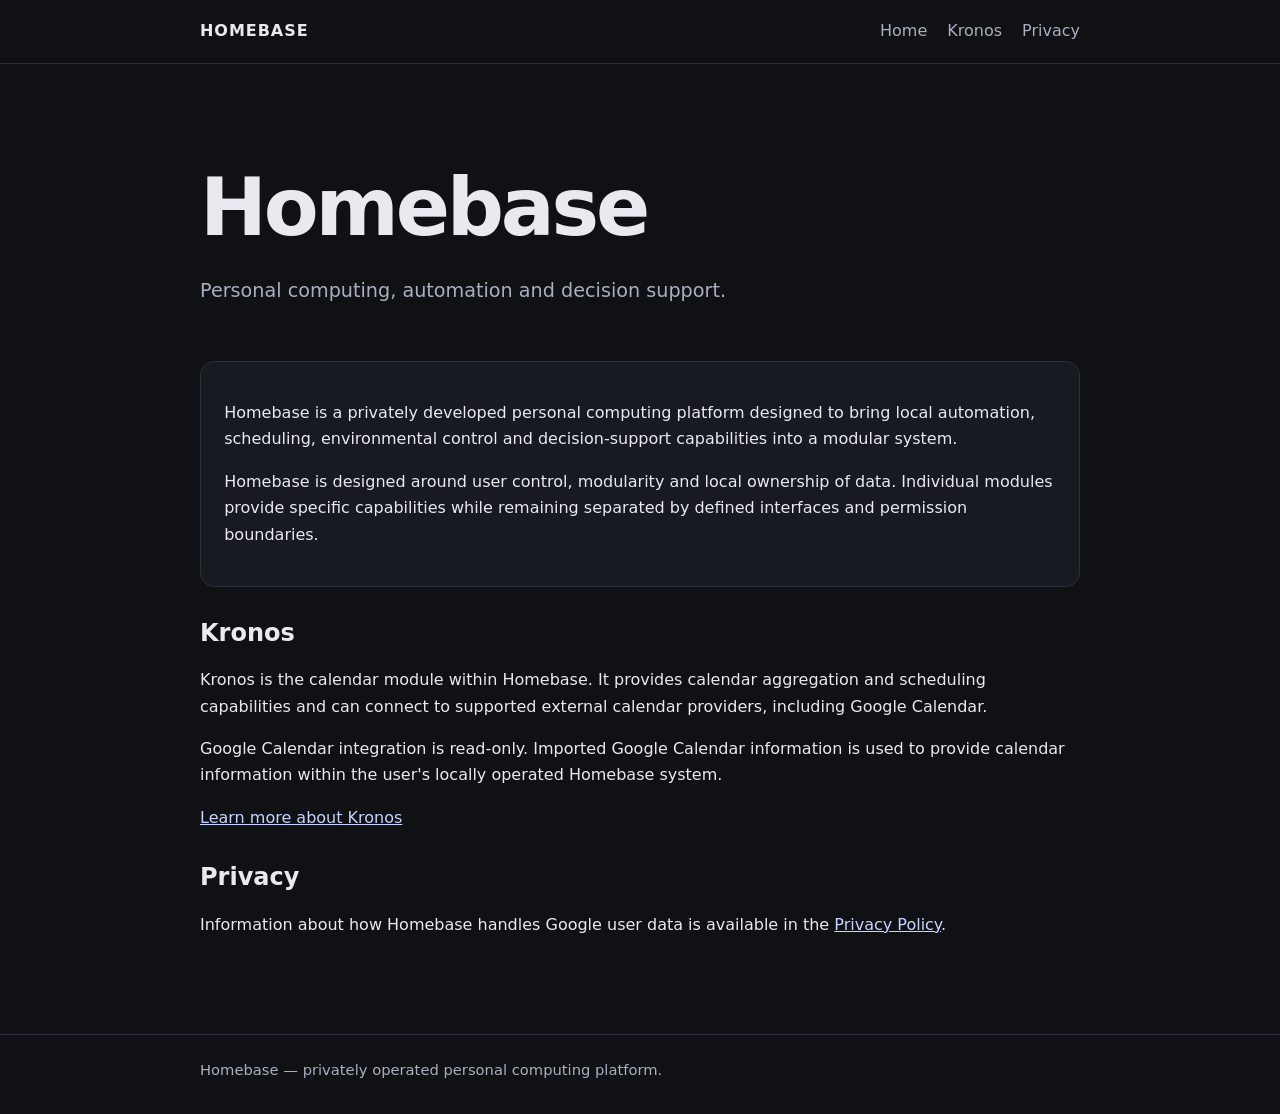
<file: index.html>
<!doctype html>
<html lang="en">
<head>
  <meta charset="utf-8">
  <meta name="viewport" content="width=device-width, initial-scale=1">
  <title>Homebase</title>
  <meta name="description" content="Homebase is a privately developed personal computing, automation and decision-support platform.">
  <link rel="stylesheet" href="/styles.css">
</head>
<body>
<header>
  <nav>
    <div class="brand">HOMEBASE</div>
    <a href="/">Home</a>
    <a href="/kronos/">Kronos</a>
    <a href="/privacy/">Privacy</a>
  </nav>
</header>

<main>
  <section class="hero">
    <h1>Homebase</h1>
    <p class="lead">Personal computing, automation and decision support.</p>
  </section>

  <div class="card">
    <p>Homebase is a privately developed personal computing platform designed to bring local automation, scheduling, environmental control and decision-support capabilities into a modular system.</p>
    <p>Homebase is designed around user control, modularity and local ownership of data. Individual modules provide specific capabilities while remaining separated by defined interfaces and permission boundaries.</p>
  </div>

  <h2>Kronos</h2>
  <p>Kronos is the calendar module within Homebase. It provides calendar aggregation and scheduling capabilities and can connect to supported external calendar providers, including Google Calendar.</p>
  <p>Google Calendar integration is read-only. Imported Google Calendar information is used to provide calendar information within the user's locally operated Homebase system.</p>
  <p><a href="/kronos/">Learn more about Kronos</a></p>

  <h2>Privacy</h2>
  <p>Information about how Homebase handles Google user data is available in the <a href="/privacy/">Privacy Policy</a>.</p>
</main>

<footer>
  <div>Homebase — privately operated personal computing platform.</div>
</footer>
</body>
</html>
</file>
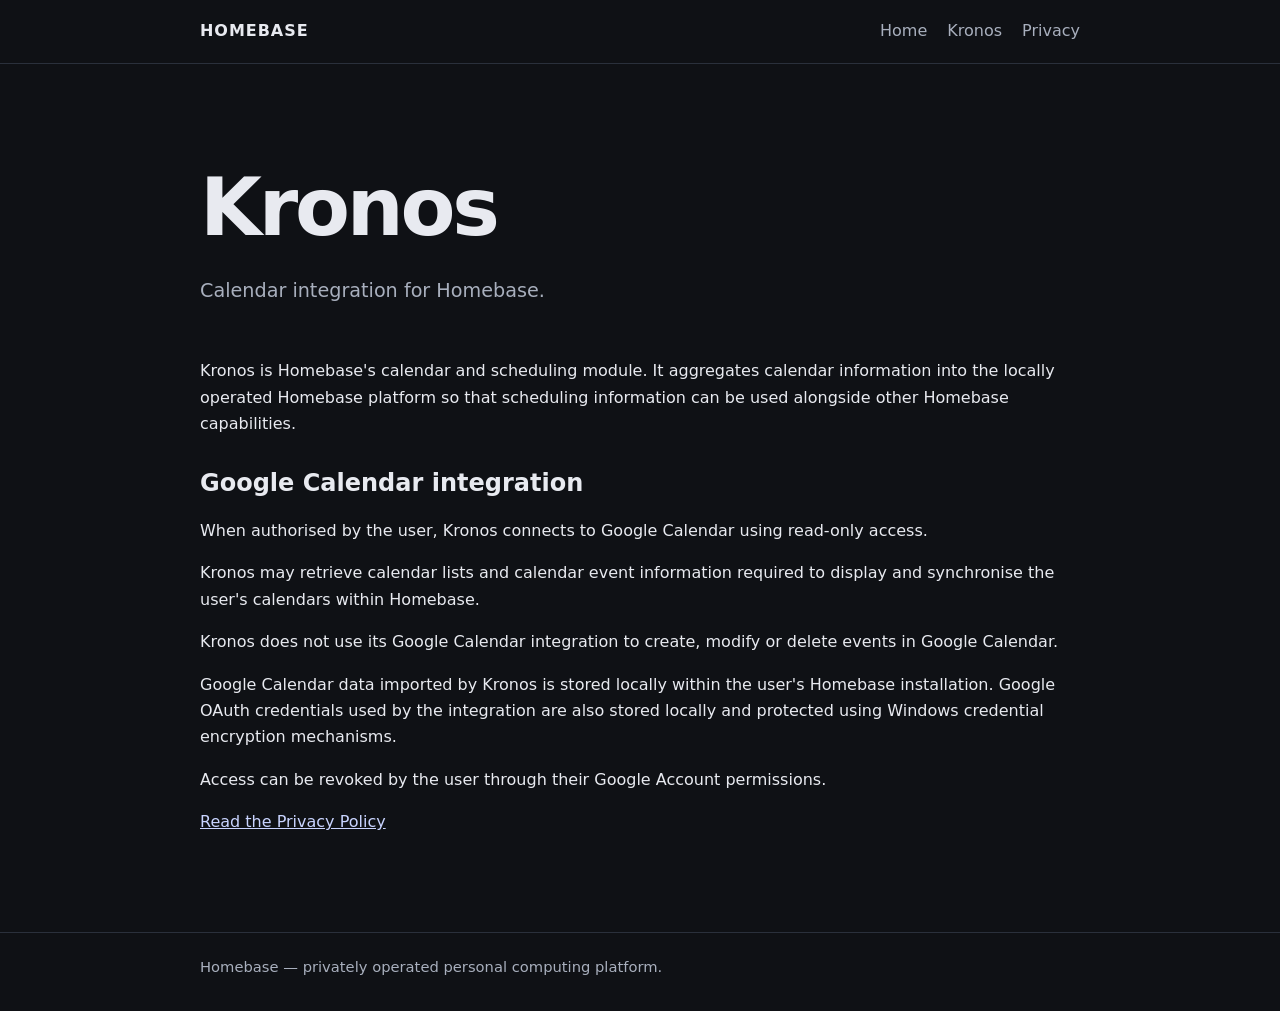
<file: kronos/index.html>
<!doctype html>
<html lang="en">
<head>
  <meta charset="utf-8">
  <meta name="viewport" content="width=device-width, initial-scale=1">
  <title>Kronos — Homebase</title>
  <meta name="description" content="Kronos is the calendar and scheduling module within Homebase.">
  <link rel="stylesheet" href="/styles.css">
</head>
<body>
<header>
  <nav>
    <div class="brand">HOMEBASE</div>
    <a href="/">Home</a>
    <a href="/kronos/">Kronos</a>
    <a href="/privacy/">Privacy</a>
  </nav>
</header>

<main>
  <section class="hero">
    <h1>Kronos</h1>
    <p class="lead">Calendar integration for Homebase.</p>
  </section>

  <p>Kronos is Homebase's calendar and scheduling module. It aggregates calendar information into the locally operated Homebase platform so that scheduling information can be used alongside other Homebase capabilities.</p>

  <h2>Google Calendar integration</h2>
  <p>When authorised by the user, Kronos connects to Google Calendar using read-only access.</p>
  <p>Kronos may retrieve calendar lists and calendar event information required to display and synchronise the user's calendars within Homebase.</p>
  <p>Kronos does not use its Google Calendar integration to create, modify or delete events in Google Calendar.</p>
  <p>Google Calendar data imported by Kronos is stored locally within the user's Homebase installation. Google OAuth credentials used by the integration are also stored locally and protected using Windows credential encryption mechanisms.</p>
  <p>Access can be revoked by the user through their Google Account permissions.</p>

  <p><a href="/privacy/">Read the Privacy Policy</a></p>
</main>

<footer>
  <div>Homebase — privately operated personal computing platform.</div>
</footer>
</body>
</html>
</file>
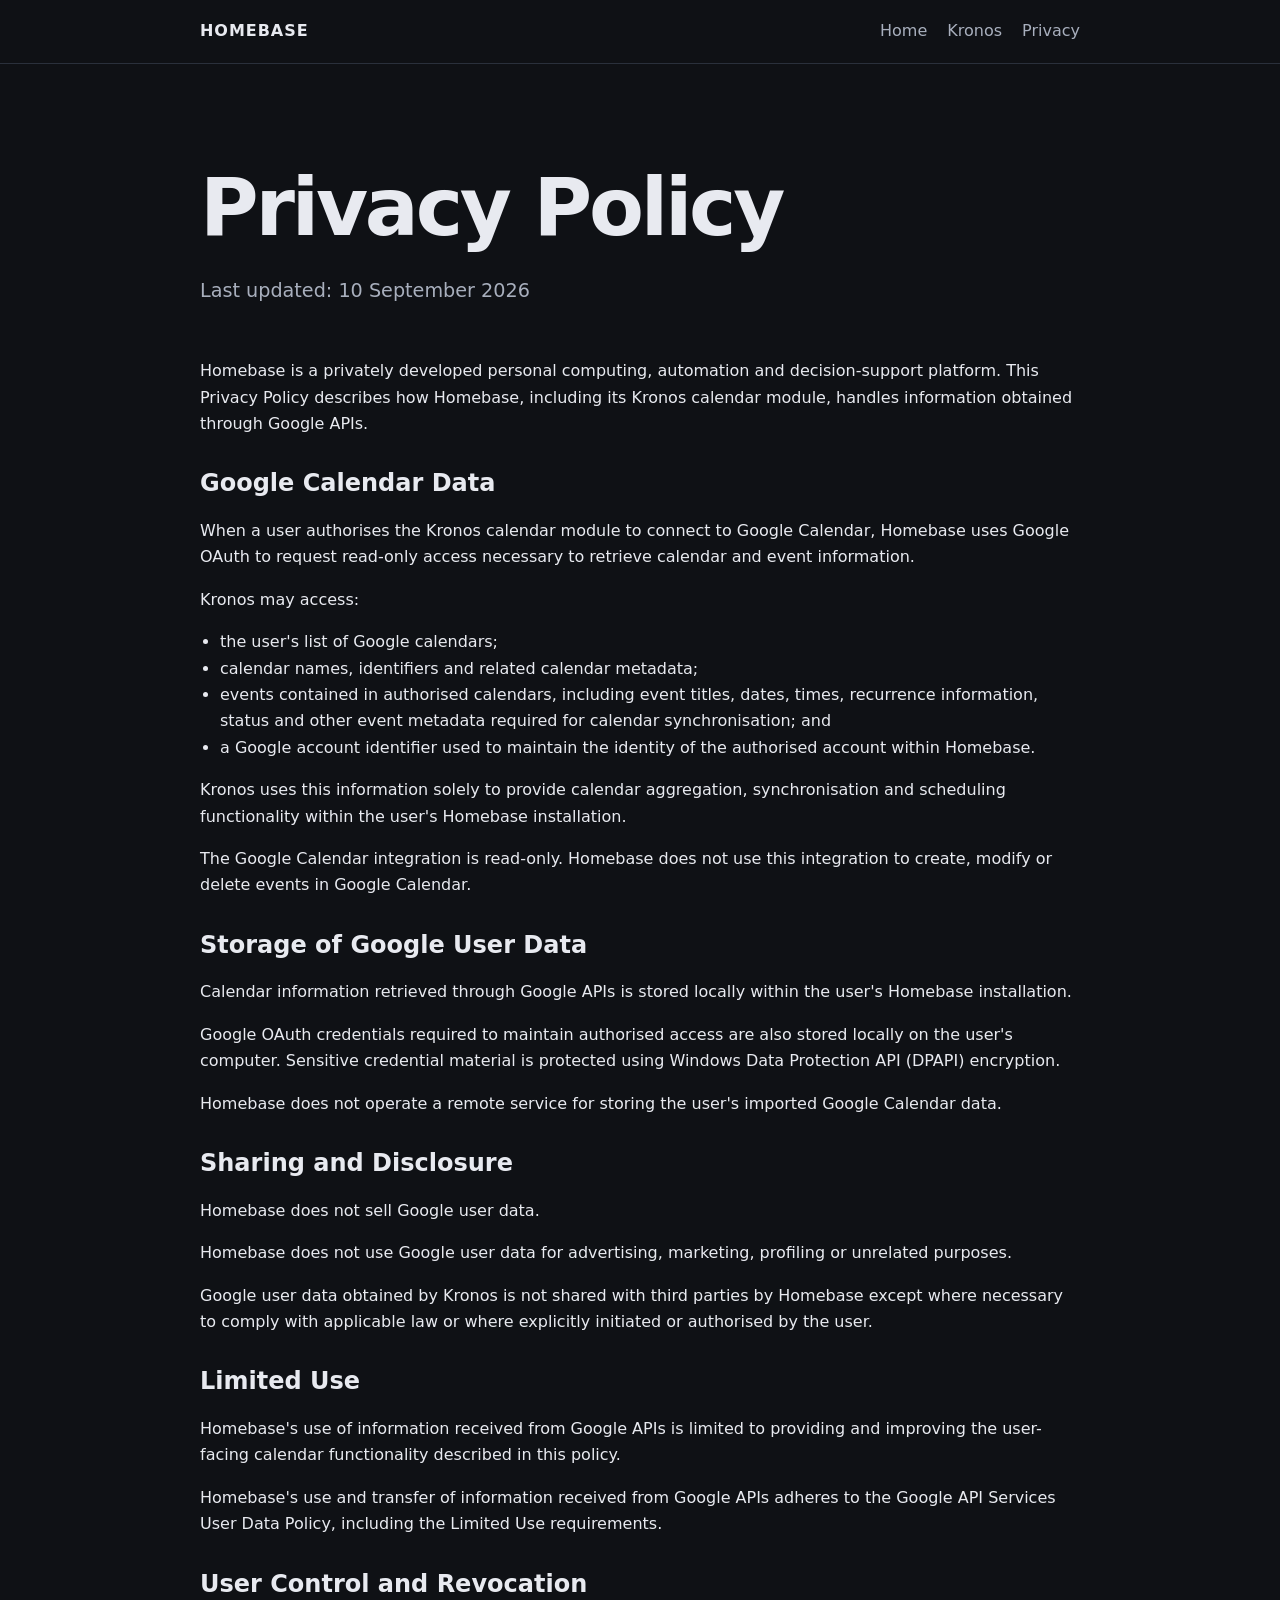
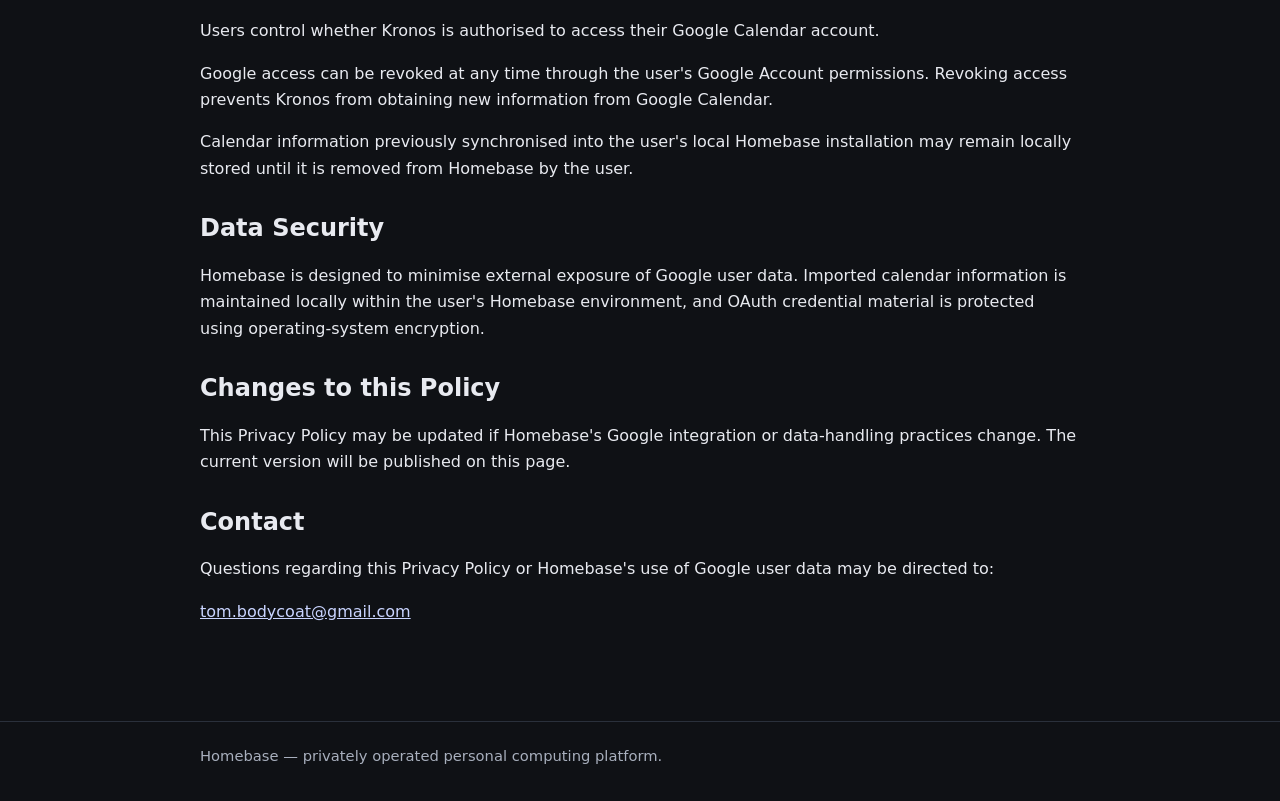
<file: privacy/index.html>
<!doctype html>
<html lang="en">
<head>
  <meta charset="utf-8">
  <meta name="viewport" content="width=device-width, initial-scale=1">
  <title>Privacy Policy — Homebase</title>
  <meta name="description" content="Privacy Policy for Homebase and the Kronos Google Calendar integration.">
  <link rel="stylesheet" href="/styles.css">
</head>
<body>
<header>
  <nav>
    <div class="brand">HOMEBASE</div>
    <a href="/">Home</a>
    <a href="/kronos/">Kronos</a>
    <a href="/privacy/">Privacy</a>
  </nav>
</header>

<main>
  <section class="hero">
    <h1>Privacy Policy</h1>
    <p class="lead">Last updated: 10 September 2026</p>
  </section>

  <p>Homebase is a privately developed personal computing, automation and decision-support platform. This Privacy Policy describes how Homebase, including its Kronos calendar module, handles information obtained through Google APIs.</p>

  <h2>Google Calendar Data</h2>
  <p>When a user authorises the Kronos calendar module to connect to Google Calendar, Homebase uses Google OAuth to request read-only access necessary to retrieve calendar and event information.</p>
  <p>Kronos may access:</p>
  <ul>
    <li>the user's list of Google calendars;</li>
    <li>calendar names, identifiers and related calendar metadata;</li>
    <li>events contained in authorised calendars, including event titles, dates, times, recurrence information, status and other event metadata required for calendar synchronisation; and</li>
    <li>a Google account identifier used to maintain the identity of the authorised account within Homebase.</li>
  </ul>
  <p>Kronos uses this information solely to provide calendar aggregation, synchronisation and scheduling functionality within the user's Homebase installation.</p>
  <p>The Google Calendar integration is read-only. Homebase does not use this integration to create, modify or delete events in Google Calendar.</p>

  <h2>Storage of Google User Data</h2>
  <p>Calendar information retrieved through Google APIs is stored locally within the user's Homebase installation.</p>
  <p>Google OAuth credentials required to maintain authorised access are also stored locally on the user's computer. Sensitive credential material is protected using Windows Data Protection API (DPAPI) encryption.</p>
  <p>Homebase does not operate a remote service for storing the user's imported Google Calendar data.</p>

  <h2>Sharing and Disclosure</h2>
  <p>Homebase does not sell Google user data.</p>
  <p>Homebase does not use Google user data for advertising, marketing, profiling or unrelated purposes.</p>
  <p>Google user data obtained by Kronos is not shared with third parties by Homebase except where necessary to comply with applicable law or where explicitly initiated or authorised by the user.</p>

  <h2>Limited Use</h2>
  <p>Homebase's use of information received from Google APIs is limited to providing and improving the user-facing calendar functionality described in this policy.</p>
  <p>Homebase's use and transfer of information received from Google APIs adheres to the Google API Services User Data Policy, including the Limited Use requirements.</p>

  <h2>User Control and Revocation</h2>
  <p>Users control whether Kronos is authorised to access their Google Calendar account.</p>
  <p>Google access can be revoked at any time through the user's Google Account permissions. Revoking access prevents Kronos from obtaining new information from Google Calendar.</p>
  <p>Calendar information previously synchronised into the user's local Homebase installation may remain locally stored until it is removed from Homebase by the user.</p>

  <h2>Data Security</h2>
  <p>Homebase is designed to minimise external exposure of Google user data. Imported calendar information is maintained locally within the user's Homebase environment, and OAuth credential material is protected using operating-system encryption.</p>

  <h2>Changes to this Policy</h2>
  <p>This Privacy Policy may be updated if Homebase's Google integration or data-handling practices change. The current version will be published on this page.</p>

  <h2>Contact</h2>
  <p>Questions regarding this Privacy Policy or Homebase's use of Google user data may be directed to:</p>
  <p><a href="mailto:tom.bodycoat@gmail.com">tom.bodycoat@gmail.com</a></p>
</main>

<footer>
  <div>Homebase — privately operated personal computing platform.</div>
</footer>
</body>
</html>
</file>
<file: styles.css>
:root {
  --bg: #0f1115;
  --panel: #171a21;
  --text: #e8eaf0;
  --muted: #a8afbd;
  --line: #2a303b;
  --accent: #c9d4ff;
  --max: 920px;
}

* { box-sizing: border-box; }

html {
  background: var(--bg);
  color: var(--text);
  font-family: Inter, ui-sans-serif, system-ui, -apple-system, BlinkMacSystemFont, "Segoe UI", sans-serif;
  line-height: 1.65;
}

body {
  margin: 0;
  background: var(--bg);
}

header {
  border-bottom: 1px solid var(--line);
}

nav {
  max-width: var(--max);
  margin: 0 auto;
  padding: 1.15rem 1.25rem;
  display: flex;
  gap: 1.25rem;
  align-items: center;
  flex-wrap: wrap;
}

nav .brand {
  font-weight: 700;
  letter-spacing: 0.06em;
  margin-right: auto;
}

nav a {
  color: var(--muted);
  text-decoration: none;
}

nav a:hover,
nav a:focus {
  color: var(--text);
}

main {
  max-width: var(--max);
  margin: 0 auto;
  padding: 4rem 1.25rem 5rem;
}

.hero {
  padding: 2rem 0 1rem;
}

h1, h2, h3 {
  line-height: 1.2;
  margin-top: 2rem;
}

h1 {
  font-size: clamp(2.6rem, 7vw, 5rem);
  letter-spacing: -0.04em;
  margin-top: 0;
  margin-bottom: 0.6rem;
}

h2 {
  font-size: 1.5rem;
}

.lead {
  color: var(--muted);
  font-size: 1.2rem;
  max-width: 760px;
}

.card {
  background: var(--panel);
  border: 1px solid var(--line);
  border-radius: 14px;
  padding: 1.35rem 1.45rem;
  margin: 1.2rem 0;
}

a {
  color: var(--accent);
}

ul {
  padding-left: 1.25rem;
}

footer {
  border-top: 1px solid var(--line);
  color: var(--muted);
}

footer div {
  max-width: var(--max);
  margin: 0 auto;
  padding: 1.4rem 1.25rem 2rem;
  font-size: 0.92rem;
}
</file>
